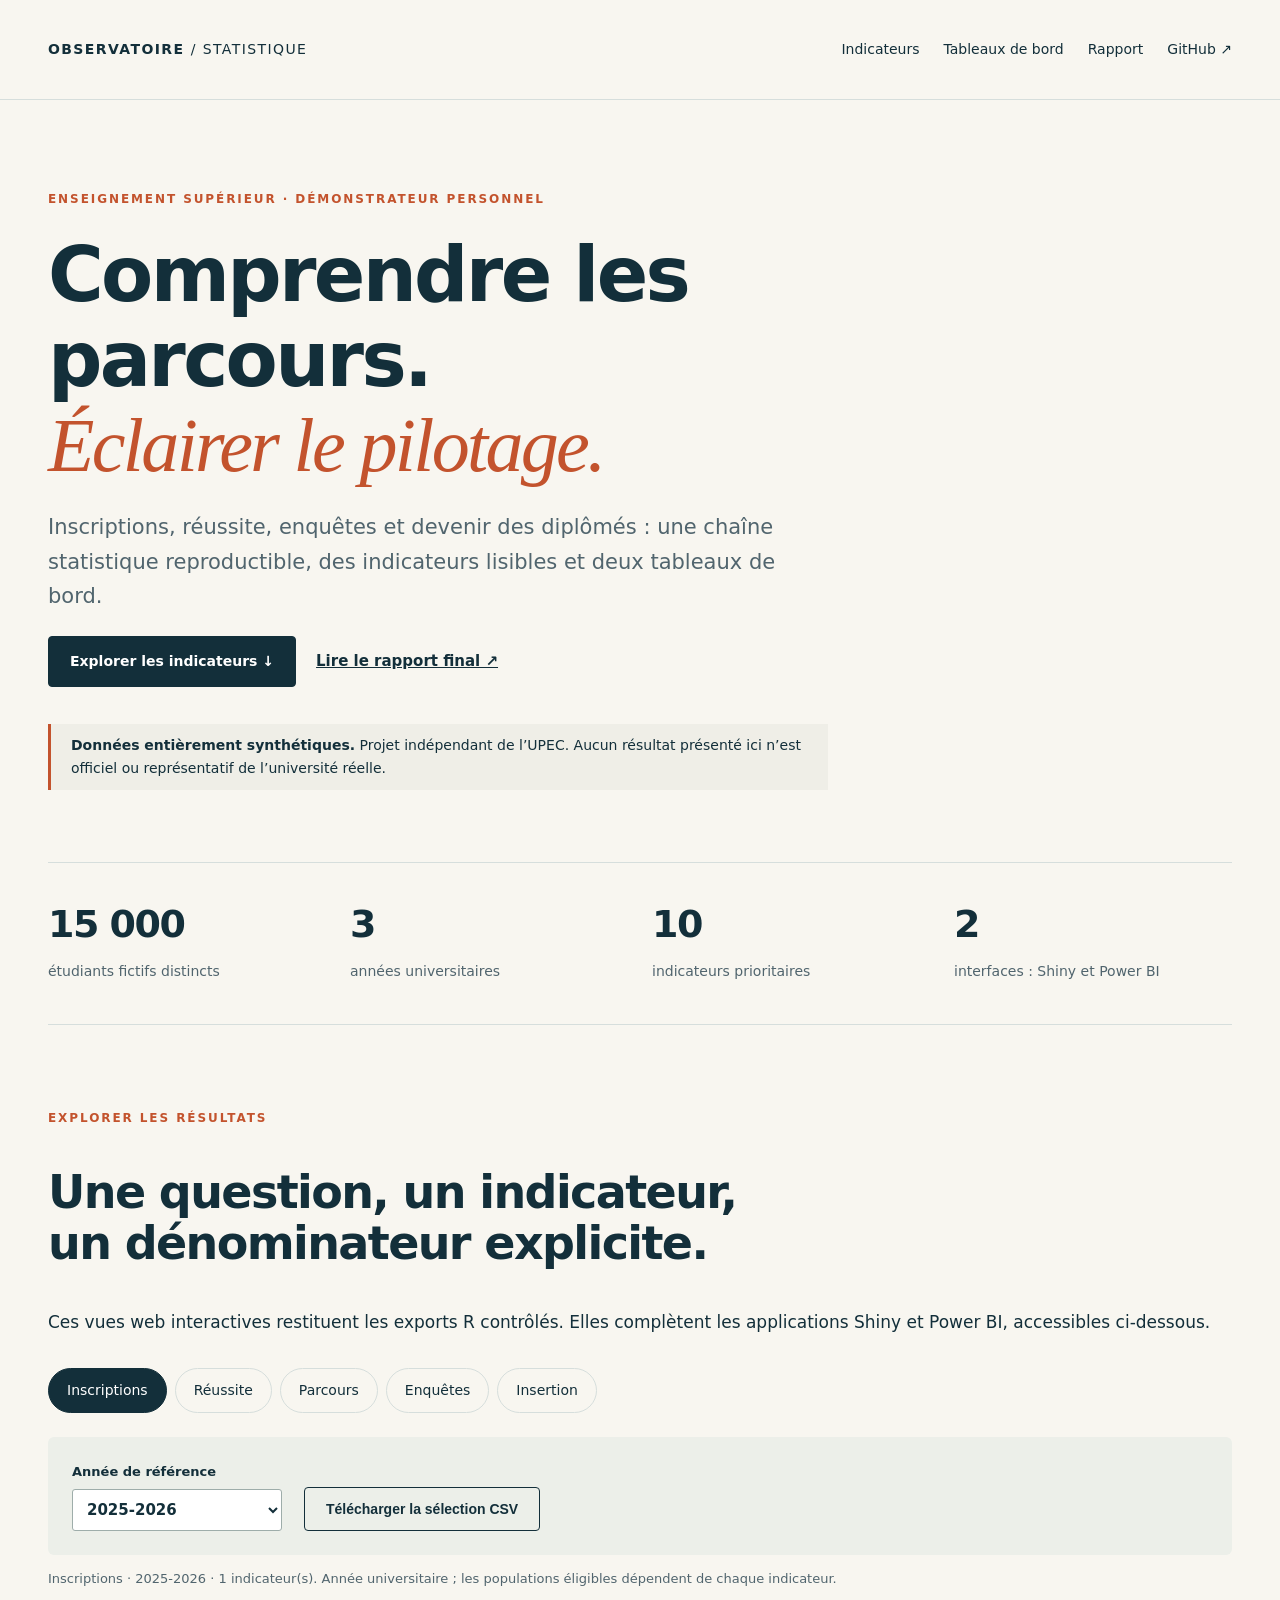
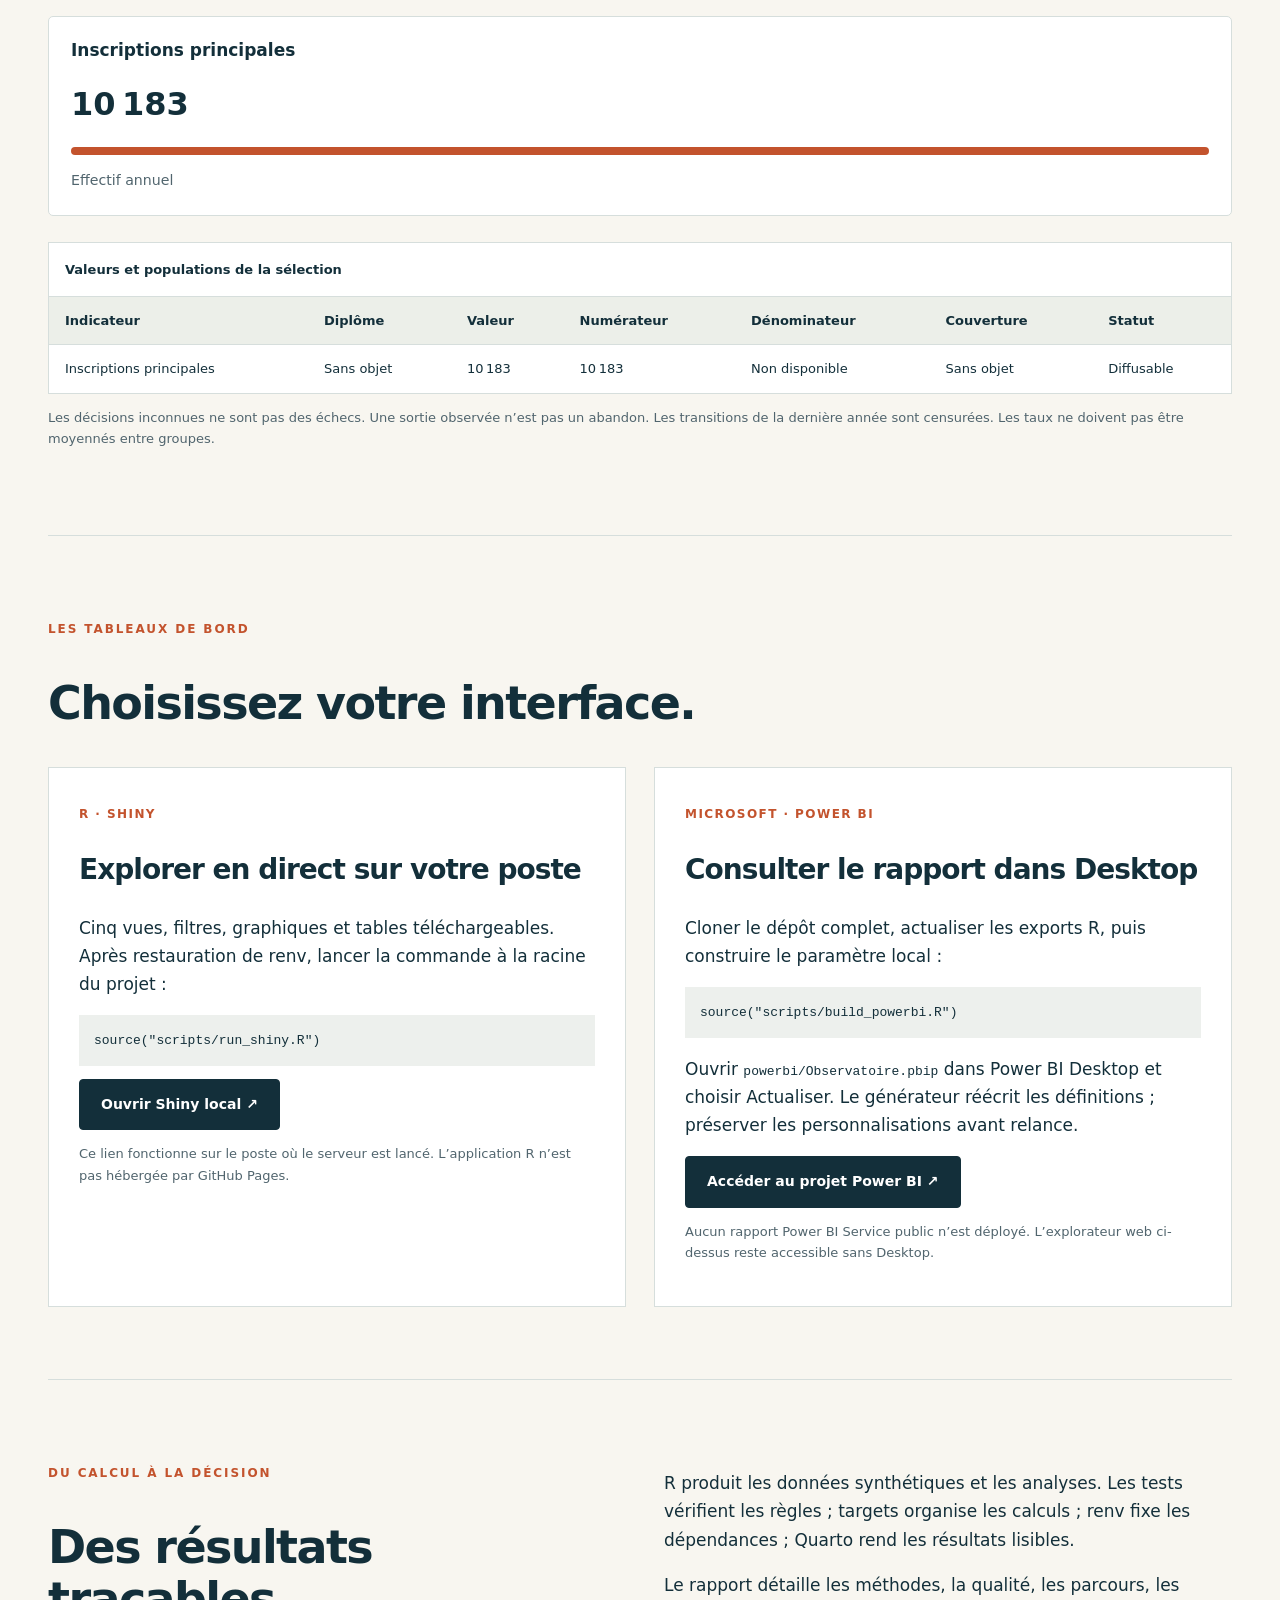
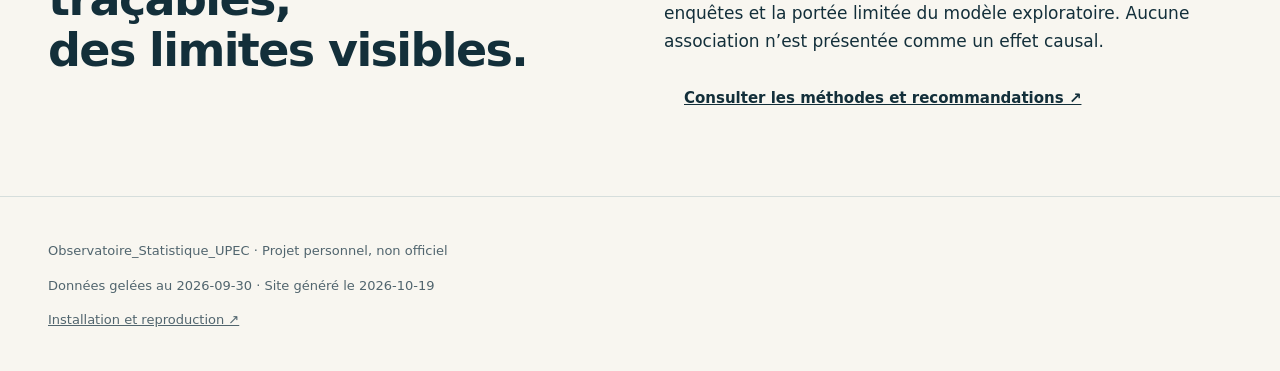
<file: index.html>
<!doctype html>
<html lang="fr"><head><meta charset="utf-8"><meta name="viewport" content="width=device-width,initial-scale=1"><title>Observatoire statistique — explorer le projet</title><link rel="icon" href="data:image/svg+xml,%3Csvg xmlns='http://www.w3.org/2000/svg' viewBox='0 0 32 32'%3E%3Crect width='32' height='32' rx='6' fill='%23132f3a'/%3E%3Cpath d='M8 24V17M16 24V10M24 24V5' stroke='%23f8f6f0' stroke-width='4'/%3E%3C/svg%3E"><link rel="stylesheet" href="style.css"></head>
<body>
<header><a class="brand" href="#">OBSERVATOIRE <span>/ STATISTIQUE</span></a><nav aria-label="Navigation principale"><a href="#explorer">Indicateurs</a><a href="#outils">Tableaux de bord</a><a href="rapport_final.html">Rapport</a><a href="https://github.com/cmadjeki-dot/Observatoire_Statistique_UPEC">GitHub ↗</a></nav></header>
<main>
<section class="hero"><p class="eyebrow">ENSEIGNEMENT SUPÉRIEUR · DÉMONSTRATEUR PERSONNEL</p><h1>Comprendre les parcours.<br><em>Éclairer le pilotage.</em></h1><p class="intro">Inscriptions, réussite, enquêtes et devenir des diplômés : une chaîne statistique reproductible, des indicateurs lisibles et deux tableaux de bord.</p><a class="button" href="#explorer">Explorer les indicateurs ↓</a><a class="textlink" href="rapport_final.html">Lire le rapport final ↗</a><aside><strong>Données entièrement synthétiques.</strong> Projet indépendant de l’UPEC. Aucun résultat présenté ici n’est officiel ou représentatif de l’université réelle.</aside></section>
<section class="metrics" aria-label="Périmètre du projet"><div><strong>15 000</strong><span>étudiants fictifs distincts</span></div><div><strong>3</strong><span>années universitaires</span></div><div><strong>10</strong><span>indicateurs prioritaires</span></div><div><strong>2</strong><span>interfaces : Shiny et Power BI</span></div></section>
<section id="explorer"><p class="eyebrow">EXPLORER LES RÉSULTATS</p><h2>Une question, un indicateur,<br>un dénominateur explicite.</h2><p>Ces vues web interactives restituent les exports R contrôlés. Elles complètent les applications Shiny et Power BI, accessibles ci-dessous.</p>
<div id="pages" class="tabs" role="group" aria-label="Thème des indicateurs"></div>
<div class="filters"><label>Année de référence<select id="year"></select></label><label id="diploma-label" hidden>Diplôme<select id="diploma"><option value="all">Tous les types</option><option value="licence">Licence</option><option value="master">Master</option></select></label><button id="download" class="secondary" type="button">Télécharger la sélection CSV</button></div>
<p id="context" class="context" aria-live="polite"></p><div id="charts" class="charts"></div>
<div class="table-scroll"><table><caption>Valeurs et populations de la sélection</caption><thead><tr><th>Indicateur</th><th>Diplôme</th><th>Valeur</th><th>Numérateur</th><th>Dénominateur</th><th>Couverture</th><th>Statut</th></tr></thead><tbody id="rows"></tbody></table></div>
<p class="note">Les décisions inconnues ne sont pas des échecs. Une sortie observée n’est pas un abandon. Les transitions de la dernière année sont censurées. Les taux ne doivent pas être moyennés entre groupes.</p><p id="error" role="alert" hidden></p></section>
<section id="outils" class="tools"><p class="eyebrow">LES TABLEAUX DE BORD</p><h2>Choisissez votre interface.</h2><div class="tool-grid"><article><span class="tag">R · SHINY</span><h3>Explorer en direct sur votre poste</h3><p>Cinq vues, filtres, graphiques et tables téléchargeables. Après restauration de renv, lancer la commande à la racine du projet :</p><pre>source("scripts/run_shiny.R")</pre><a class="button" href="http://127.0.0.1:3838" target="_blank" rel="noopener">Ouvrir Shiny local ↗</a><p class="note">Ce lien fonctionne sur le poste où le serveur est lancé. L’application R n’est pas hébergée par GitHub Pages.</p></article><article><span class="tag">MICROSOFT · POWER BI</span><h3>Consulter le rapport dans Desktop</h3><p>Cloner le dépôt complet, actualiser les exports R, puis construire le paramètre local :</p><pre>source("scripts/build_powerbi.R")</pre><p>Ouvrir <code>powerbi/Observatoire.pbip</code> dans Power BI Desktop et choisir Actualiser. Le générateur réécrit les définitions ; préserver les personnalisations avant relance.</p><a class="button" href="https://github.com/cmadjeki-dot/Observatoire_Statistique_UPEC/tree/main/powerbi">Accéder au projet Power BI ↗</a><p class="note">Aucun rapport Power BI Service public n’est déployé. L’explorateur web ci-dessus reste accessible sans Desktop.</p></article></div></section>
<section class="method"><div><p class="eyebrow">DU CALCUL À LA DÉCISION</p><h2>Des résultats traçables,<br>des limites visibles.</h2></div><div><p>R produit les données synthétiques et les analyses. Les tests vérifient les règles ; targets organise les calculs ; renv fixe les dépendances ; Quarto rend les résultats lisibles.</p><p>Le rapport détaille les méthodes, la qualité, les parcours, les enquêtes et la portée limitée du modèle exploratoire. Aucune association n’est présentée comme un effet causal.</p><a class="textlink" href="rapport_final.html">Consulter les méthodes et recommandations ↗</a></div></section>
</main><footer><p>Observatoire_Statistique_UPEC · Projet personnel, non officiel</p><p id="updated"></p><a href="https://github.com/cmadjeki-dot/Observatoire_Statistique_UPEC#readme">Installation et reproduction ↗</a></footer><script src="app.js"></script></body></html>
</file>
<file: style.css>
:root{--ink:#132f3a;--muted:#51656e;--paper:#f8f6f0;--line:#d6dedc;--accent:#c3532d}*{box-sizing:border-box}html{scroll-behavior:smooth}body{margin:0;background:var(--paper);color:var(--ink);font:17px/1.65 system-ui,-apple-system,Segoe UI,sans-serif}header,main,footer{max-width:1280px;margin:auto;padding:0 48px}header{display:flex;justify-content:space-between;align-items:center;min-height:100px;border-bottom:1px solid var(--line);gap:24px}a{color:inherit}header a{text-decoration:none}header nav{display:flex;gap:24px;font-size:14px}.brand{font-size:14px;letter-spacing:.1em;font-weight:800}.brand span{font-weight:400}section{padding:72px 0}.hero{max-width:970px;padding-top:78px}.eyebrow{font-size:12px;letter-spacing:.16em;font-weight:800;color:var(--accent)}h1,h2,h3{line-height:1.12;letter-spacing:-.035em}h1{font-size:clamp(40px,6vw,76px);font-weight:650;margin:22px 0}h1 em{font-family:Georgia,serif;font-weight:400;color:var(--accent)}h2{font-size:clamp(29px,3.7vw,46px);font-weight:600}h3{font-size:28px;font-weight:600}.intro{font-size:21px;max-width:780px;color:var(--muted)}.button,.secondary{display:inline-block;padding:13px 21px;border-radius:4px;background:var(--ink);color:white;text-decoration:none;font-weight:600;border:1px solid var(--ink);font-size:14px;cursor:pointer}.textlink{display:inline-block;margin:14px 20px;font-weight:600;font-size:15px}.hero aside{margin-top:36px;border-left:3px solid var(--accent);padding:10px 20px;font-size:14px;max-width:780px;background:#efeee7}.metrics{padding:30px 0 40px;display:grid;grid-template-columns:repeat(4,1fr);border-top:1px solid var(--line);border-bottom:1px solid var(--line);gap:24px}.metrics strong{display:block;font-size:38px;letter-spacing:-.04em}.metrics span{font-size:14px;color:var(--muted)}.tabs{display:flex;gap:8px;flex-wrap:wrap;margin:32px 0 24px}.tabs button{border:1px solid var(--line);padding:10px 18px;border-radius:24px;background:transparent;color:var(--ink);cursor:pointer;font:inherit;font-size:14px}.tabs button[aria-pressed=true]{background:var(--ink);color:white;border-color:var(--ink)}.filters{display:flex;align-items:end;flex-wrap:wrap;gap:22px;padding:24px;background:#ecefe9;border-radius:6px}label{font-size:13px;font-weight:650}select{display:block;min-width:210px;background:white;padding:10px;border:1px solid #9eadaa;border-radius:3px;color:var(--ink);font:inherit;font-size:15px;margin-top:7px}.secondary{background:transparent;color:var(--ink)}.context,.note{font-size:13px;color:var(--muted)}.charts{display:grid;grid-template-columns:repeat(auto-fit,minmax(240px,1fr));gap:20px;margin:26px 0}.chart{background:white;border:1px solid var(--line);padding:22px;border-radius:5px}.chart h3{font-size:17px;line-height:1.4;letter-spacing:0;margin:0 0 15px}.chart strong{font-size:32px;display:block;font-variant-numeric:tabular-nums}.bar{height:8px;background:#e7ece9;margin:16px 0 10px;border-radius:4px;overflow:hidden}.bar span{display:block;height:100%;background:var(--accent)}.chart small{color:var(--muted)}.table-scroll{overflow:auto;background:white;border:1px solid var(--line)}table{border-collapse:collapse;width:100%;font-size:13px;text-align:left}caption{text-align:left;padding:16px;font-weight:650}th,td{padding:13px 16px;border-top:1px solid var(--line);vertical-align:top}th{background:#ecefe9;font-weight:650}.tools{border-top:1px solid var(--line)}.tool-grid{display:grid;grid-template-columns:1fr 1fr;gap:28px}.tool-grid article{background:white;border:1px solid var(--line);padding:30px}.tag{color:var(--accent);font-size:12px;letter-spacing:.12em;font-weight:750}pre{background:#edf0ed;padding:15px;font-size:13px;overflow:auto}code{font-size:13px}.method{border-top:1px solid var(--line);display:grid;grid-template-columns:1fr 1fr;gap:48px}footer{padding-top:30px;padding-bottom:40px;border-top:1px solid var(--line);font-size:13px;color:var(--muted)}a:focus-visible,button:focus-visible,select:focus-visible{outline:3px solid #c3532d;outline-offset:4px}[hidden]{display:none!important}#error{background:#fce7dc;padding:20px;color:#842b15}@media(max-width:760px){header,main,footer{padding-left:22px;padding-right:22px}header{flex-direction:column;align-items:start;padding-top:22px;padding-bottom:22px}header nav{flex-wrap:wrap;gap:16px}.hero{padding-top:44px}section{padding:44px 0}.metrics{grid-template-columns:1fr 1fr}.tool-grid,.method{grid-template-columns:1fr}.textlink{margin-left:0}.filters{align-items:stretch;flex-direction:column}.brand span{display:none}}
</file>
